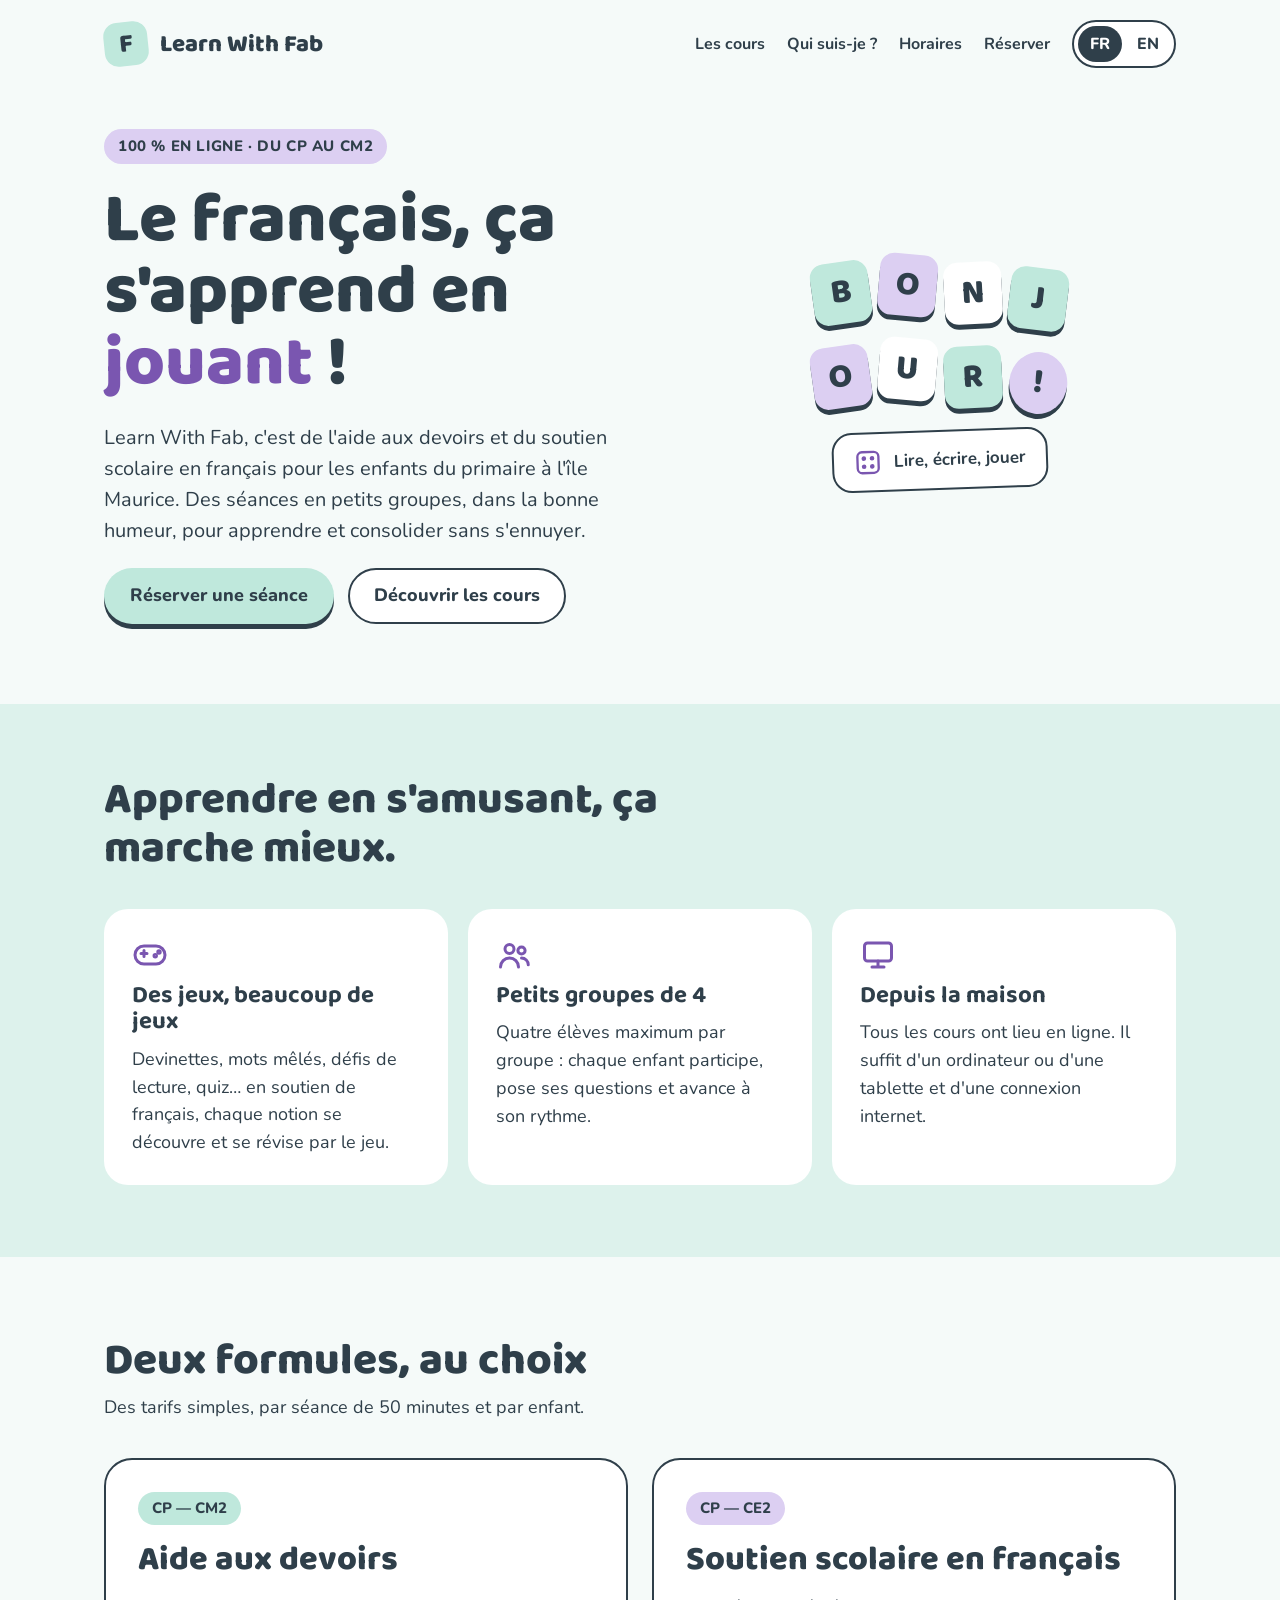
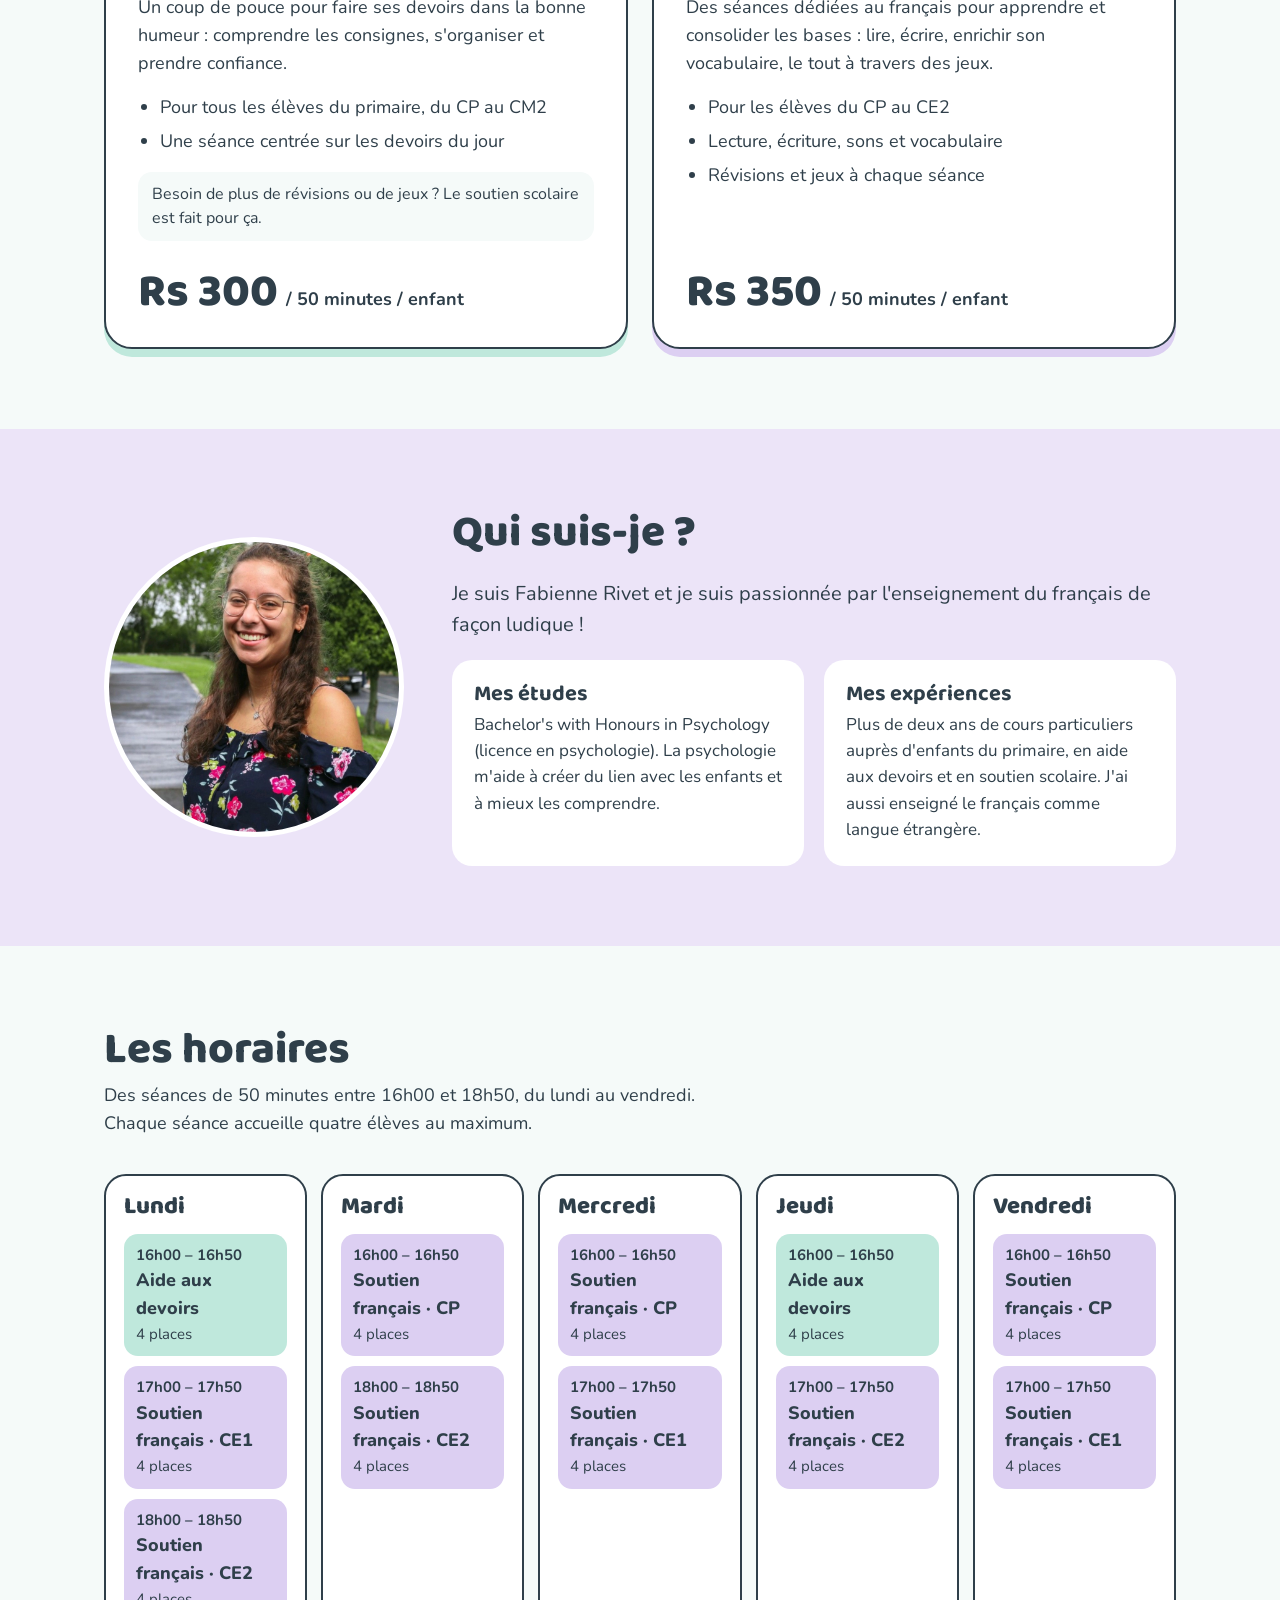
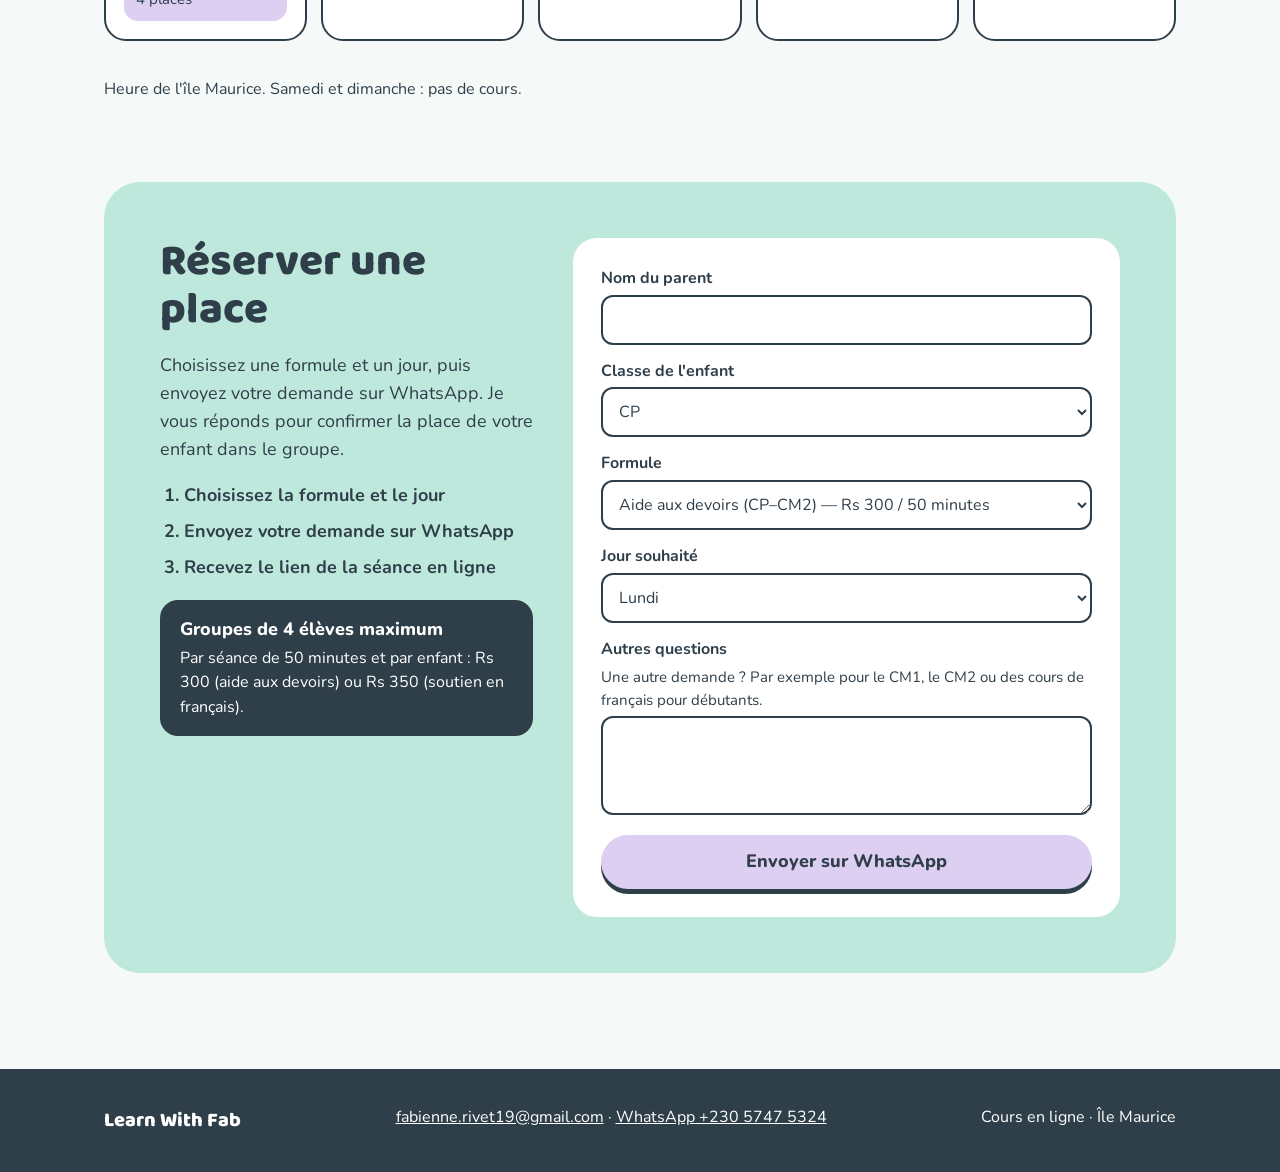
<file: index.html>
<!doctype html>
<html lang="fr">
<head>
<meta charset="utf-8">
<meta name="viewport" content="width=device-width, initial-scale=1">
<title>Learn With Fab — Aide aux devoirs et soutien en français en ligne à l'île Maurice</title>
<meta name="description" content="Aide aux devoirs (CP–CM2) et soutien scolaire en français (CP–CE2) en ligne à l'île Maurice, en petits groupes de 4 élèves maximum, de façon ludique.">
<link rel="alternate" hreflang="en" href="en.html">
<link rel="preconnect" href="https://fonts.googleapis.com">
<link rel="preconnect" href="https://fonts.gstatic.com" crossorigin>
<link rel="stylesheet" href="https://fonts.googleapis.com/css2?family=Baloo+2:wght@600;700;800&family=Nunito:wght@400;600;700;800&display=swap">
<link rel="stylesheet" href="styles.css">
</head>
<body>

<header class="wrap site-header">
  <a class="brand" href="index.html"><span class="brand-mark">F</span>Learn With Fab</a>
  <nav class="site-nav" aria-label="Navigation principale">
    <a href="#cours">Les cours</a>
    <a href="#moi">Qui suis-je ?</a>
    <a href="#horaires">Horaires</a>
    <a href="#reserver">Réserver</a>
    <div class="lang">
      <span aria-current="true">FR</span>
      <a href="en.html" lang="en" aria-label="English version">EN</a>
    </div>
  </nav>
</header>

<main>
<section class="wrap row hero">
  <div class="stack hero-text">
    <div class="badge">100 % EN LIGNE · DU CP AU CM2</div>
    <h1>Le français, ça s'apprend en <span>jouant</span> !</h1>
    <p class="lead">Learn With Fab, c'est de l'aide aux devoirs et du soutien scolaire en français pour les enfants du primaire à l'île Maurice. Des séances en petits groupes, dans la bonne humeur, pour apprendre et consolider sans s'ennuyer.</p>
    <div class="row buttons">
      <a class="btn" href="#reserver">Réserver une séance</a>
      <a class="btn outline" href="#cours">Découvrir les cours</a>
    </div>
  </div>
  <div class="stack hero-art" aria-hidden="true">
    <div class="tiles"><div class="tile mint">B</div><div class="tile blush">O</div><div class="tile">N</div><div class="tile mint">J</div></div>
    <div class="tiles"><div class="tile blush">O</div><div class="tile">U</div><div class="tile mint">R</div><div class="tile blush round">!</div></div>
    <div class="chip">
      <svg class="icon" width="28" height="28" viewBox="0 0 24 24"><rect x="3" y="3" width="18" height="18" rx="4"></rect><circle cx="8.5" cy="8.5" r="1"></circle><circle cx="15.5" cy="15.5" r="1"></circle><circle cx="15.5" cy="8.5" r="1"></circle><circle cx="8.5" cy="15.5" r="1"></circle></svg>
      <span>Lire, écrire, jouer</span>
    </div>
  </div>
</section>

<section class="band">
  <div class="wrap stack">
    <h2>Apprendre en s'amusant, ça marche mieux.</h2>
    <div class="row cards">
      <div class="stack card">
        <svg class="icon" width="36" height="36" viewBox="0 0 24 24"><path d="M6 11h4M8 9v4"></path><circle cx="15.5" cy="12.5" r="0.8"></circle><circle cx="18" cy="10" r="0.8"></circle><rect x="2" y="6" width="20" height="12" rx="6"></rect></svg>
        <h3>Des jeux, beaucoup de jeux</h3>
        <p>Devinettes, mots mêlés, défis de lecture, quiz… en soutien de français, chaque notion se découvre et se révise par le jeu.</p>
      </div>
      <div class="stack card">
        <svg class="icon" width="36" height="36" viewBox="0 0 24 24"><circle cx="9" cy="8" r="3"></circle><path d="M3 20c0-3.3 2.7-6 6-6s6 2.7 6 6"></path><circle cx="17" cy="9" r="2.4"></circle><path d="M17 14c2.5 0 4.5 2 4.5 4.5"></path></svg>
        <h3>Petits groupes de 4</h3>
        <p>Quatre élèves maximum par groupe : chaque enfant participe, pose ses questions et avance à son rythme.</p>
      </div>
      <div class="stack card">
        <svg class="icon" width="36" height="36" viewBox="0 0 24 24"><rect x="3" y="4" width="18" height="12" rx="2"></rect><path d="M8 20h8M12 16v4"></path></svg>
        <h3>Depuis la maison</h3>
        <p>Tous les cours ont lieu en ligne. Il suffit d'un ordinateur ou d'une tablette et d'une connexion internet.</p>
      </div>
    </div>
  </div>
</section>

<section id="cours" class="wrap stack section">
  <div class="stack section-head">
    <h2>Deux formules, au choix</h2>
    <p>Des tarifs simples, par séance de 50 minutes et par enfant.</p>
  </div>
  <div class="row offers">
    <article class="stack offer">
      <div class="level">CP — CM2</div>
      <h3>Aide aux devoirs</h3>
      <p>Un coup de pouce pour faire ses devoirs dans la bonne humeur : comprendre les consignes, s'organiser et prendre confiance.</p>
      <ul>
        <li>Pour tous les élèves du primaire, du CP au CM2</li>
        <li>Une séance centrée sur les devoirs du jour</li>
      </ul>
      <p class="note">Besoin de plus de révisions ou de jeux ? Le soutien scolaire est fait pour ça.</p>
      <div class="price"><strong>Rs 300</strong> / 50 minutes / enfant</div>
    </article>
    <article class="stack offer soutien">
      <div class="level">CP — CE2</div>
      <h3>Soutien scolaire en français</h3>
      <p>Des séances dédiées au français pour apprendre et consolider les bases : lire, écrire, enrichir son vocabulaire, le tout à travers des jeux.</p>
      <ul>
        <li>Pour les élèves du CP au CE2</li>
        <li>Lecture, écriture, sons et vocabulaire</li>
        <li>Révisions et jeux à chaque séance</li>
      </ul>
      <div class="price"><strong>Rs 350</strong> / 50 minutes / enfant</div>
    </article>
  </div>
</section>

<section id="moi" class="about">
  <div class="wrap row">
    <div class="photo"><img src="fabienne.jpg" alt="Fabienne Rivet"></div>
    <div class="stack about-text">
      <h2>Qui suis-je ?</h2>
      <p>Je suis Fabienne Rivet et je suis passionnée par l'enseignement du français de façon ludique !</p>
      <div class="row facts">
        <div class="stack fact">
          <h3>Mes études</h3>
          <p>Bachelor's with Honours in Psychology (licence en psychologie). La psychologie m'aide à créer du lien avec les enfants et à mieux les comprendre.</p>
        </div>
        <div class="stack fact">
          <h3>Mes expériences</h3>
          <p>Plus de deux ans de cours particuliers auprès d'enfants du primaire, en aide aux devoirs et en soutien scolaire. J'ai aussi enseigné le français comme langue étrangère.</p>
        </div>
      </div>
    </div>
  </div>
</section>

<section id="horaires" class="wrap stack section">
  <div class="stack section-head">
    <h2>Les horaires</h2>
    <p>Des séances de 50 minutes entre 16h00 et 18h50, du lundi au vendredi. Chaque séance accueille quatre élèves au maximum.</p>
  </div>
  <div class="row days">
    <div class="stack day">
      <h3>Lundi</h3>
      <div class="slot aide"><span class="time">16h00 – 16h50</span><strong>Aide aux devoirs</strong><span>4 places</span></div>
      <div class="slot"><span class="time">17h00 – 17h50</span><strong>Soutien français · CE1</strong><span>4 places</span></div>
      <div class="slot"><span class="time">18h00 – 18h50</span><strong>Soutien français · CE2</strong><span>4 places</span></div>
    </div>
    <div class="stack day">
      <h3>Mardi</h3>
      <div class="slot"><span class="time">16h00 – 16h50</span><strong>Soutien français · CP</strong><span>4 places</span></div>
      <div class="slot"><span class="time">18h00 – 18h50</span><strong>Soutien français · CE2</strong><span>4 places</span></div>
    </div>
    <div class="stack day">
      <h3>Mercredi</h3>
      <div class="slot"><span class="time">16h00 – 16h50</span><strong>Soutien français · CP</strong><span>4 places</span></div>
      <div class="slot"><span class="time">17h00 – 17h50</span><strong>Soutien français · CE1</strong><span>4 places</span></div>
    </div>
    <div class="stack day">
      <h3>Jeudi</h3>
      <div class="slot aide"><span class="time">16h00 – 16h50</span><strong>Aide aux devoirs</strong><span>4 places</span></div>
      <div class="slot"><span class="time">17h00 – 17h50</span><strong>Soutien français · CE2</strong><span>4 places</span></div>
    </div>
    <div class="stack day">
      <h3>Vendredi</h3>
      <div class="slot"><span class="time">16h00 – 16h50</span><strong>Soutien français · CP</strong><span>4 places</span></div>
      <div class="slot"><span class="time">17h00 – 17h50</span><strong>Soutien français · CE1</strong><span>4 places</span></div>
    </div>
  </div>
  <p class="small">Heure de l'île Maurice. Samedi et dimanche : pas de cours.</p>
</section>

<section id="reserver" class="wrap booking">
  <div class="row booking-box">
    <div class="stack booking-text">
      <h2>Réserver une place</h2>
      <p>Choisissez une formule et un jour, puis envoyez votre demande sur WhatsApp. Je vous réponds pour confirmer la place de votre enfant dans le groupe.</p>
      <ol>
        <li>Choisissez la formule et le jour</li>
        <li>Envoyez votre demande sur WhatsApp</li>
        <li>Recevez le lien de la séance en ligne</li>
      </ol>
      <div class="stack booking-info">
        <strong>Groupes de 4 élèves maximum</strong>
        <span>Par séance de 50 minutes et par enfant : Rs 300 (aide aux devoirs) ou Rs 350 (soutien en français).</span>
      </div>
    </div>
    <form id="booking-form" data-greeting="Bonjour, je souhaite réserver une place pour mon enfant.">
      <label>Nom du parent
        <input type="text" name="parent" data-label="Nom du parent" required>
      </label>
      <label>Classe de l'enfant
        <select name="classe" data-label="Classe">
          <option>CP</option><option>CE1</option><option>CE2</option><option>CM1</option><option>CM2</option>
        </select>
      </label>
      <label>Formule
        <select name="formule" data-label="Formule">
          <option>Aide aux devoirs (CP–CM2) — Rs 300 / 50 minutes</option>
          <option>Soutien scolaire en français (CP–CE2) — Rs 350 / 50 minutes</option>
        </select>
      </label>
      <label>Jour souhaité
        <select name="jour" data-label="Jour souhaité">
          <option>Lundi</option><option>Mardi</option><option>Mercredi</option><option>Jeudi</option><option>Vendredi</option>
        </select>
      </label>
      <label>Autres questions
        <span class="hint">Une autre demande ? Par exemple pour le CM1, le CM2 ou des cours de français pour débutants.</span>
        <textarea name="questions" rows="3" data-label="Autres questions"></textarea>
      </label>
      <button type="submit">Envoyer sur WhatsApp</button>
    </form>
  </div>
</section>
</main>

<footer class="site-footer">
  <div class="wrap row">
    <div class="name">Learn With Fab</div>
    <div><a href="mailto:fabienne.rivet19@gmail.com">fabienne.rivet19@gmail.com</a> · <a href="https://wa.me/23057475324">WhatsApp +230 5747 5324</a></div>
    <div>Cours en ligne · Île Maurice</div>
  </div>
</footer>

<script src="script.js"></script>
</body>
</html>
</file>
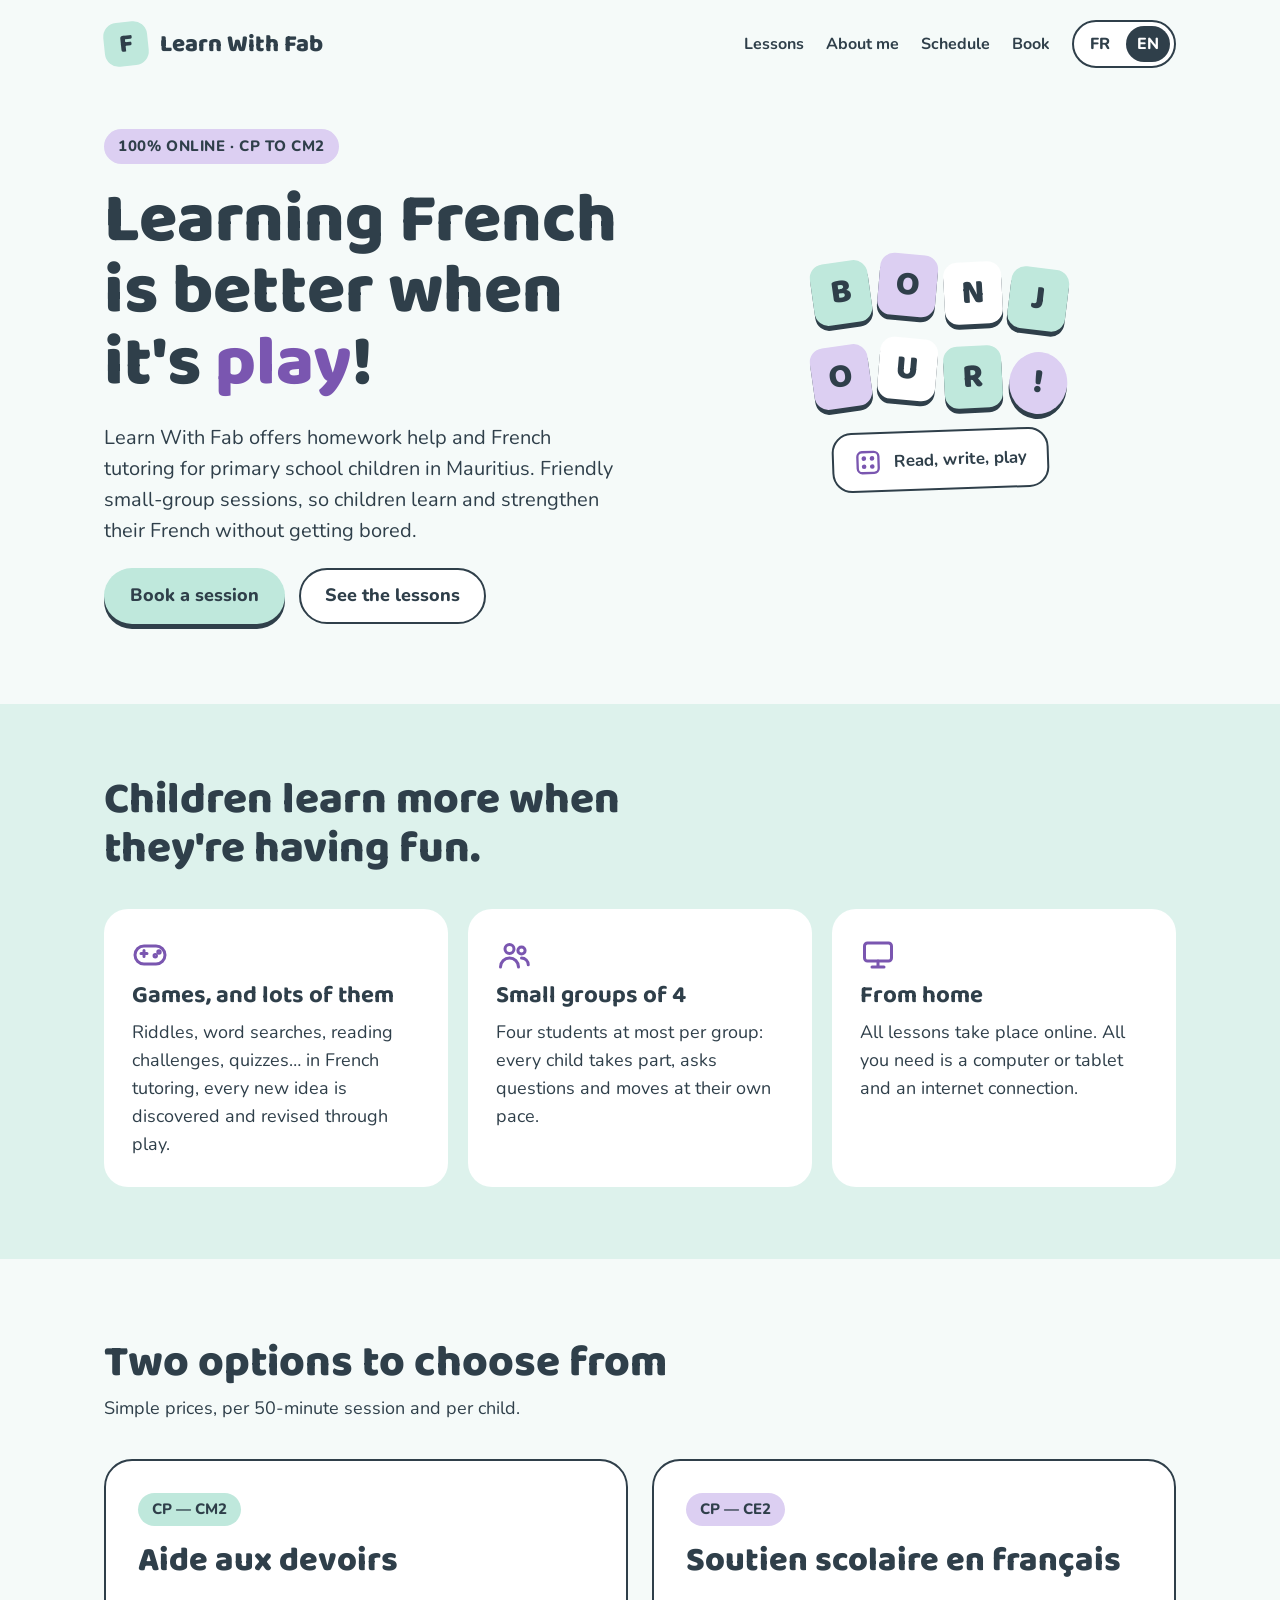
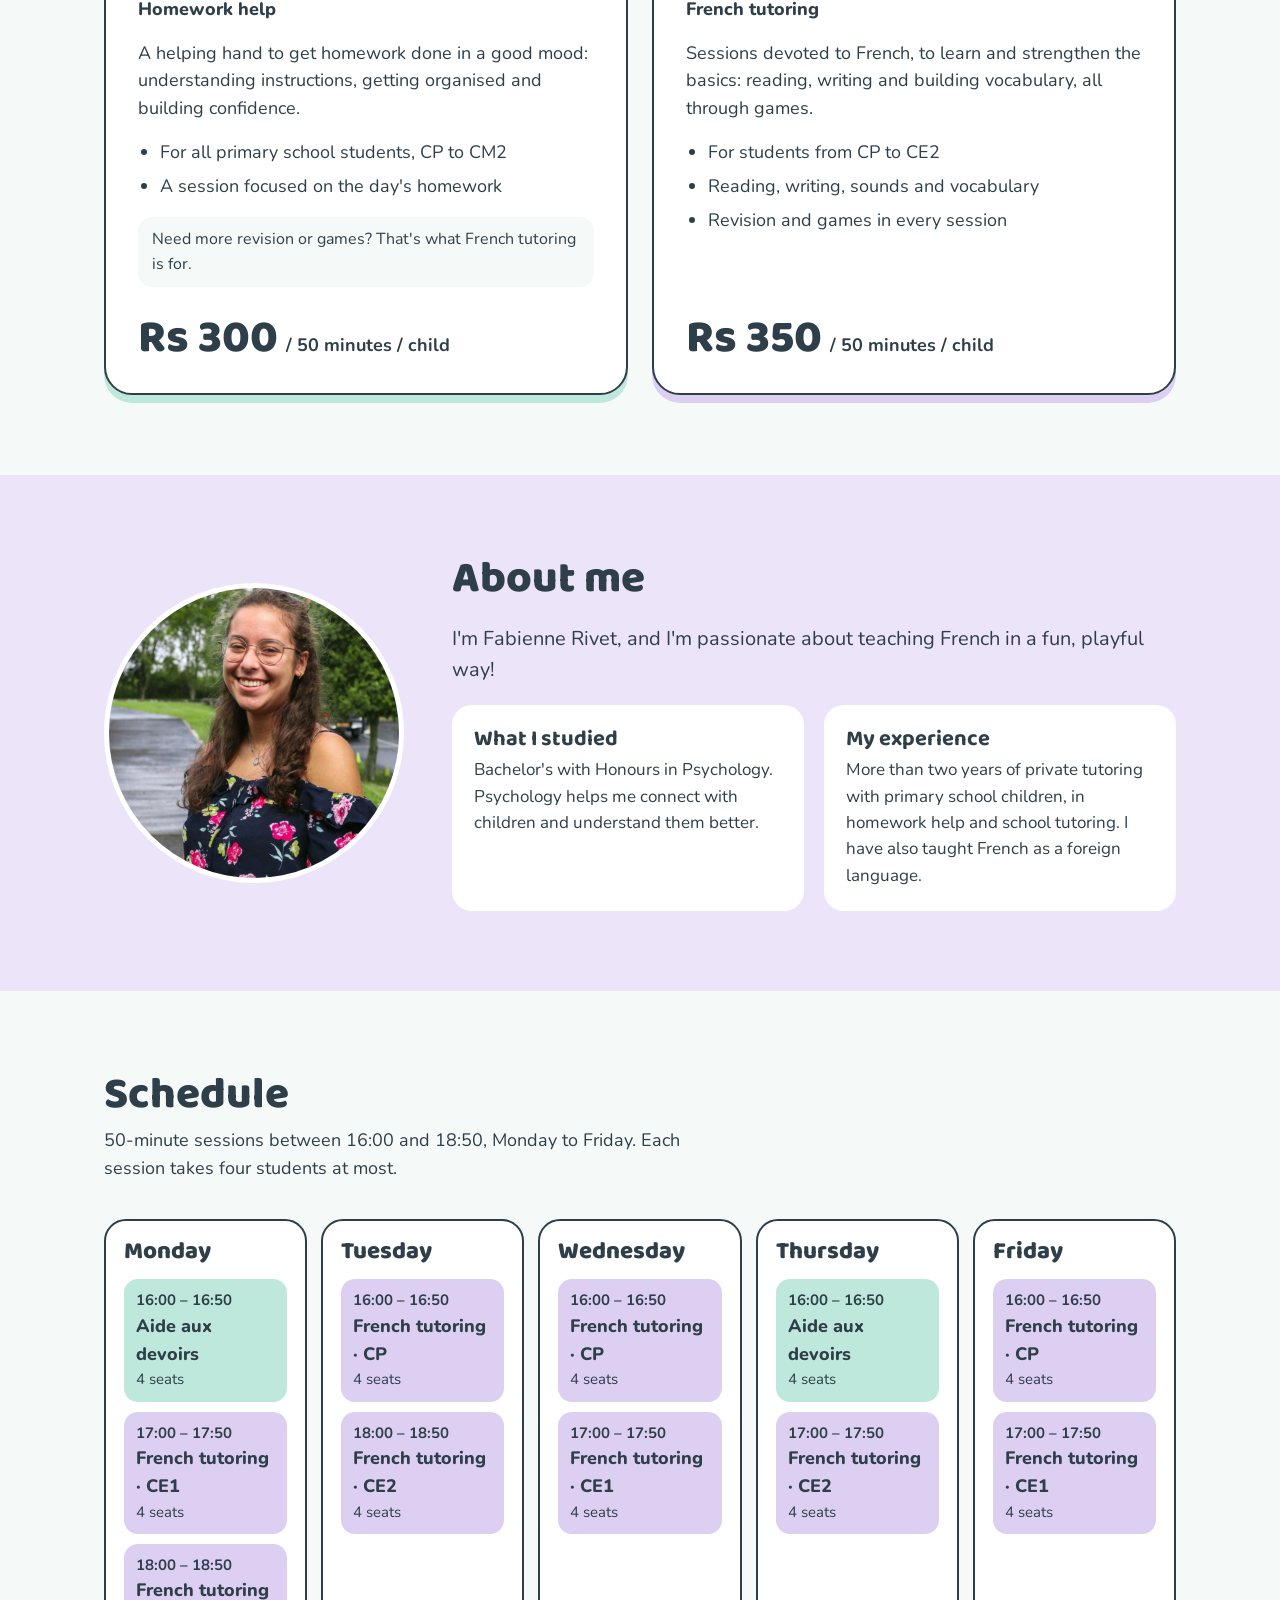
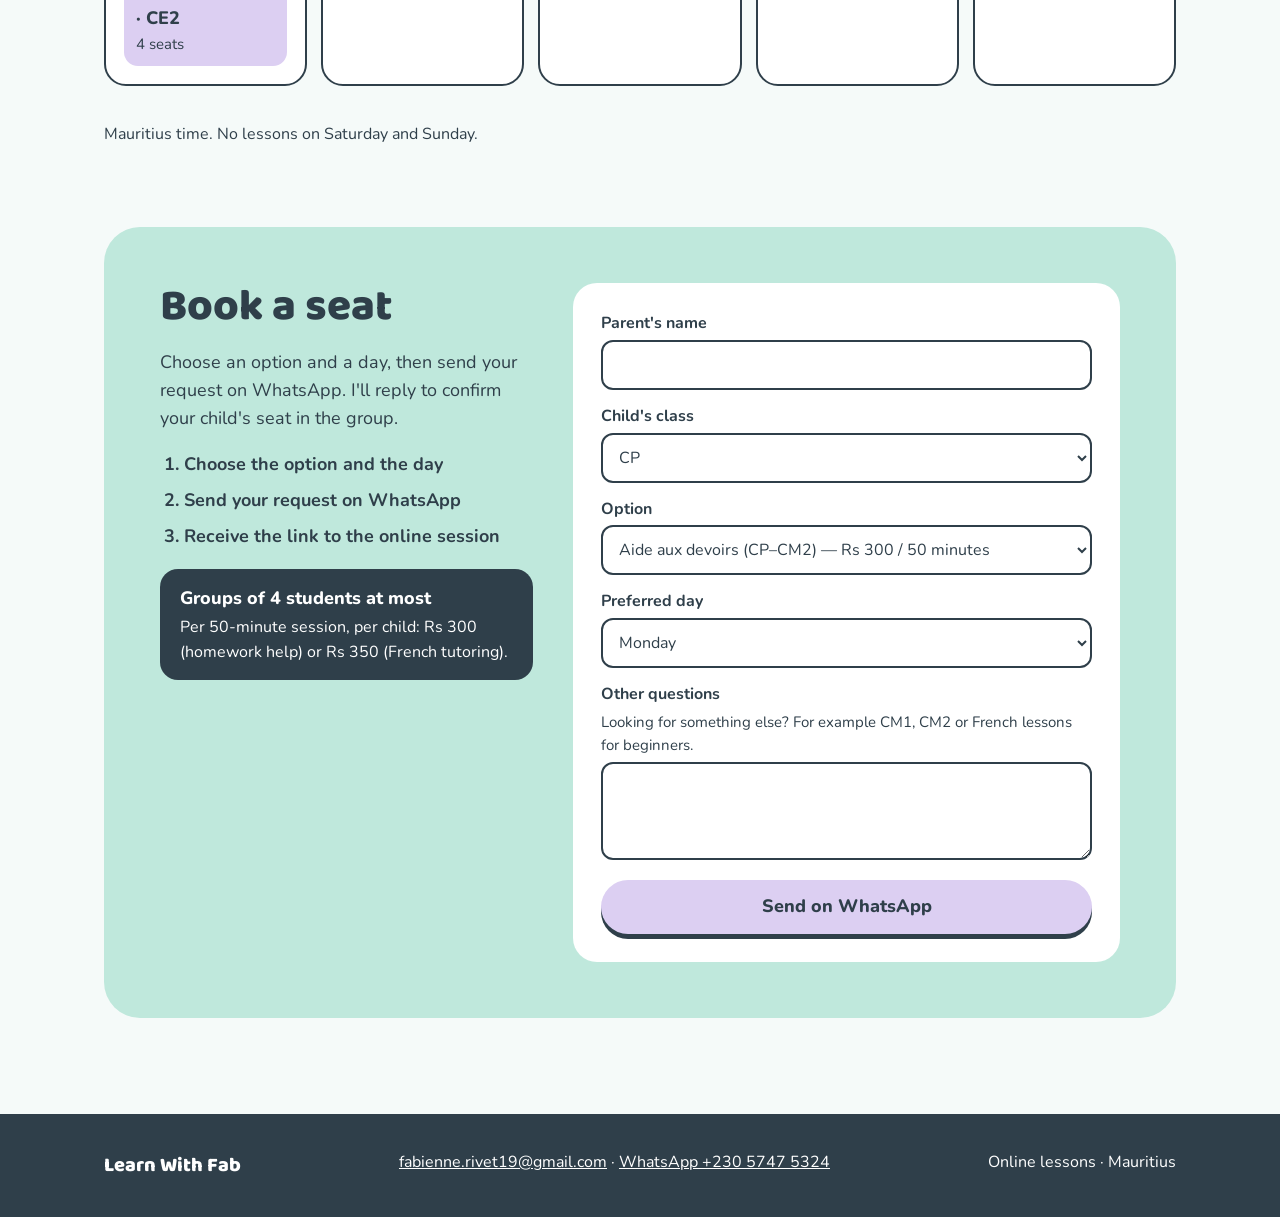
<file: en.html>
<!doctype html>
<html lang="en">
<head>
<meta charset="utf-8">
<meta name="viewport" content="width=device-width, initial-scale=1">
<title>Learn With Fab — Online homework help and French tutoring in Mauritius</title>
<meta name="description" content="Online homework help (CP–CM2) and French tutoring (CP–CE2) in Mauritius, in small groups of 4 students at most, taught in a fun, playful way.">
<link rel="alternate" hreflang="fr" href="index.html">
<link rel="preconnect" href="https://fonts.googleapis.com">
<link rel="preconnect" href="https://fonts.gstatic.com" crossorigin>
<link rel="stylesheet" href="https://fonts.googleapis.com/css2?family=Baloo+2:wght@600;700;800&family=Nunito:wght@400;600;700;800&display=swap">
<link rel="stylesheet" href="styles.css">
</head>
<body>

<header class="wrap site-header">
  <a class="brand" href="en.html"><span class="brand-mark">F</span>Learn With Fab</a>
  <nav class="site-nav" aria-label="Main navigation">
    <a href="#lessons">Lessons</a>
    <a href="#about">About me</a>
    <a href="#schedule">Schedule</a>
    <a href="#book">Book</a>
    <div class="lang">
      <a href="index.html" lang="fr" aria-label="Version française">FR</a>
      <span aria-current="true">EN</span>
    </div>
  </nav>
</header>

<main>
<section class="wrap row hero">
  <div class="stack hero-text">
    <div class="badge">100% ONLINE · CP TO CM2</div>
    <h1>Learning French is better when it's <span>play</span>!</h1>
    <p class="lead">Learn With Fab offers homework help and French tutoring for primary school children in Mauritius. Friendly small-group sessions, so children learn and strengthen their French without getting bored.</p>
    <div class="row buttons">
      <a class="btn" href="#book">Book a session</a>
      <a class="btn outline" href="#lessons">See the lessons</a>
    </div>
  </div>
  <div class="stack hero-art" aria-hidden="true">
    <div class="tiles"><div class="tile mint">B</div><div class="tile blush">O</div><div class="tile">N</div><div class="tile mint">J</div></div>
    <div class="tiles"><div class="tile blush">O</div><div class="tile">U</div><div class="tile mint">R</div><div class="tile blush round">!</div></div>
    <div class="chip">
      <svg class="icon" width="28" height="28" viewBox="0 0 24 24"><rect x="3" y="3" width="18" height="18" rx="4"></rect><circle cx="8.5" cy="8.5" r="1"></circle><circle cx="15.5" cy="15.5" r="1"></circle><circle cx="15.5" cy="8.5" r="1"></circle><circle cx="8.5" cy="15.5" r="1"></circle></svg>
      <span>Read, write, play</span>
    </div>
  </div>
</section>

<section class="band">
  <div class="wrap stack">
    <h2>Children learn more when they're having fun.</h2>
    <div class="row cards">
      <div class="stack card">
        <svg class="icon" width="36" height="36" viewBox="0 0 24 24"><path d="M6 11h4M8 9v4"></path><circle cx="15.5" cy="12.5" r="0.8"></circle><circle cx="18" cy="10" r="0.8"></circle><rect x="2" y="6" width="20" height="12" rx="6"></rect></svg>
        <h3>Games, and lots of them</h3>
        <p>Riddles, word searches, reading challenges, quizzes… in French tutoring, every new idea is discovered and revised through play.</p>
      </div>
      <div class="stack card">
        <svg class="icon" width="36" height="36" viewBox="0 0 24 24"><circle cx="9" cy="8" r="3"></circle><path d="M3 20c0-3.3 2.7-6 6-6s6 2.7 6 6"></path><circle cx="17" cy="9" r="2.4"></circle><path d="M17 14c2.5 0 4.5 2 4.5 4.5"></path></svg>
        <h3>Small groups of 4</h3>
        <p>Four students at most per group: every child takes part, asks questions and moves at their own pace.</p>
      </div>
      <div class="stack card">
        <svg class="icon" width="36" height="36" viewBox="0 0 24 24"><rect x="3" y="4" width="18" height="12" rx="2"></rect><path d="M8 20h8M12 16v4"></path></svg>
        <h3>From home</h3>
        <p>All lessons take place online. All you need is a computer or tablet and an internet connection.</p>
      </div>
    </div>
  </div>
</section>

<section id="lessons" class="wrap stack section">
  <div class="stack section-head">
    <h2>Two options to choose from</h2>
    <p>Simple prices, per 50-minute session and per child.</p>
  </div>
  <div class="row offers">
    <article class="stack offer">
      <div class="level">CP — CM2</div>
      <h3 lang="fr">Aide aux devoirs</h3>
      <p class="gloss">Homework help</p>
      <p>A helping hand to get homework done in a good mood: understanding instructions, getting organised and building confidence.</p>
      <ul>
        <li>For all primary school students, CP to CM2</li>
        <li>A session focused on the day's homework</li>
      </ul>
      <p class="note">Need more revision or games? That's what French tutoring is for.</p>
      <div class="price"><strong>Rs 300</strong> / 50 minutes / child</div>
    </article>
    <article class="stack offer soutien">
      <div class="level">CP — CE2</div>
      <h3 lang="fr">Soutien scolaire en français</h3>
      <p class="gloss">French tutoring</p>
      <p>Sessions devoted to French, to learn and strengthen the basics: reading, writing and building vocabulary, all through games.</p>
      <ul>
        <li>For students from CP to CE2</li>
        <li>Reading, writing, sounds and vocabulary</li>
        <li>Revision and games in every session</li>
      </ul>
      <div class="price"><strong>Rs 350</strong> / 50 minutes / child</div>
    </article>
  </div>
</section>

<section id="about" class="about">
  <div class="wrap row">
    <div class="photo"><img src="fabienne.jpg" alt="Fabienne Rivet"></div>
    <div class="stack about-text">
      <h2>About me</h2>
      <p>I'm Fabienne Rivet, and I'm passionate about teaching French in a fun, playful way!</p>
      <div class="row facts">
        <div class="stack fact">
          <h3>What I studied</h3>
          <p>Bachelor's with Honours in Psychology. Psychology helps me connect with children and understand them better.</p>
        </div>
        <div class="stack fact">
          <h3>My experience</h3>
          <p>More than two years of private tutoring with primary school children, in homework help and school tutoring. I have also taught French as a foreign language.</p>
        </div>
      </div>
    </div>
  </div>
</section>

<section id="schedule" class="wrap stack section">
  <div class="stack section-head">
    <h2>Schedule</h2>
    <p>50-minute sessions between 16:00 and 18:50, Monday to Friday. Each session takes four students at most.</p>
  </div>
  <div class="row days">
    <div class="stack day">
      <h3>Monday</h3>
      <div class="slot aide"><span class="time">16:00 – 16:50</span><strong>Aide aux devoirs</strong><span>4 seats</span></div>
      <div class="slot"><span class="time">17:00 – 17:50</span><strong>French tutoring · CE1</strong><span>4 seats</span></div>
      <div class="slot"><span class="time">18:00 – 18:50</span><strong>French tutoring · CE2</strong><span>4 seats</span></div>
    </div>
    <div class="stack day">
      <h3>Tuesday</h3>
      <div class="slot"><span class="time">16:00 – 16:50</span><strong>French tutoring · CP</strong><span>4 seats</span></div>
      <div class="slot"><span class="time">18:00 – 18:50</span><strong>French tutoring · CE2</strong><span>4 seats</span></div>
    </div>
    <div class="stack day">
      <h3>Wednesday</h3>
      <div class="slot"><span class="time">16:00 – 16:50</span><strong>French tutoring · CP</strong><span>4 seats</span></div>
      <div class="slot"><span class="time">17:00 – 17:50</span><strong>French tutoring · CE1</strong><span>4 seats</span></div>
    </div>
    <div class="stack day">
      <h3>Thursday</h3>
      <div class="slot aide"><span class="time">16:00 – 16:50</span><strong>Aide aux devoirs</strong><span>4 seats</span></div>
      <div class="slot"><span class="time">17:00 – 17:50</span><strong>French tutoring · CE2</strong><span>4 seats</span></div>
    </div>
    <div class="stack day">
      <h3>Friday</h3>
      <div class="slot"><span class="time">16:00 – 16:50</span><strong>French tutoring · CP</strong><span>4 seats</span></div>
      <div class="slot"><span class="time">17:00 – 17:50</span><strong>French tutoring · CE1</strong><span>4 seats</span></div>
    </div>
  </div>
  <p class="small">Mauritius time. No lessons on Saturday and Sunday.</p>
</section>

<section id="book" class="wrap booking">
  <div class="row booking-box">
    <div class="stack booking-text">
      <h2>Book a seat</h2>
      <p>Choose an option and a day, then send your request on WhatsApp. I'll reply to confirm your child's seat in the group.</p>
      <ol>
        <li>Choose the option and the day</li>
        <li>Send your request on WhatsApp</li>
        <li>Receive the link to the online session</li>
      </ol>
      <div class="stack booking-info">
        <strong>Groups of 4 students at most</strong>
        <span>Per 50-minute session, per child: Rs 300 (homework help) or Rs 350 (French tutoring).</span>
      </div>
    </div>
    <form id="booking-form" data-greeting="Hello, I would like to book a seat for my child.">
      <label>Parent's name
        <input type="text" name="parent" data-label="Parent's name" required>
      </label>
      <label>Child's class
        <select name="class" data-label="Class">
          <option>CP</option><option>CE1</option><option>CE2</option><option>CM1</option><option>CM2</option>
        </select>
      </label>
      <label>Option
        <select name="option" data-label="Option">
          <option>Aide aux devoirs (CP–CM2) — Rs 300 / 50 minutes</option>
          <option>Soutien scolaire en français (CP–CE2) — Rs 350 / 50 minutes</option>
        </select>
      </label>
      <label>Preferred day
        <select name="day" data-label="Preferred day">
          <option>Monday</option><option>Tuesday</option><option>Wednesday</option><option>Thursday</option><option>Friday</option>
        </select>
      </label>
      <label>Other questions
        <span class="hint">Looking for something else? For example CM1, CM2 or French lessons for beginners.</span>
        <textarea name="questions" rows="3" data-label="Other questions"></textarea>
      </label>
      <button type="submit">Send on WhatsApp</button>
    </form>
  </div>
</section>
</main>

<footer class="site-footer">
  <div class="wrap row">
    <div class="name">Learn With Fab</div>
    <div><a href="mailto:fabienne.rivet19@gmail.com">fabienne.rivet19@gmail.com</a> · <a href="https://wa.me/23057475324">WhatsApp +230 5747 5324</a></div>
    <div>Online lessons · Mauritius</div>
  </div>
</footer>

<script src="script.js"></script>
</body>
</html>
</file>
<file: styles.css>
:root {
  --ink: #2F3F4A;
  --ground: #F5FAF9;
  --mint: #BFE8DC;
  --blush: #DCCFF2;
  --pop: #7A56B0;
  --band1: #DDF2EC;
  --band2: #ECE4F8;
  --display: 'Baloo 2', sans-serif;
}

* { box-sizing: border-box; }
html { scroll-behavior: smooth; }
body {
  margin: 0;
  font-family: 'Nunito', sans-serif;
  font-size: 18px;
  line-height: 1.55;
  color: var(--ink);
  background: var(--ground);
  overflow-x: hidden;
}
a { color: inherit; }
a:hover { opacity: 0.7; }
h1, h2, h3, p { margin: 0; }
h1, h2, h3 { font-family: var(--display); font-weight: 800; line-height: 1.1; }
h2 { font-size: clamp(32px, 4vw, 44px); }

.wrap { max-width: 1120px; margin: 0 auto; padding-left: 24px; padding-right: 24px; }
.stack { display: flex; flex-direction: column; }
.row { display: flex; flex-wrap: wrap; }

/* Header */
.site-header { padding-top: 20px; padding-bottom: 20px; display: flex; flex-wrap: wrap; align-items: center; justify-content: space-between; gap: 16px; }
.brand { display: flex; align-items: center; gap: 12px; font-family: var(--display); font-weight: 800; font-size: 24px; text-decoration: none; }
.brand-mark { width: 44px; height: 44px; border-radius: 14px; background: var(--mint); font-size: 26px; display: flex; align-items: center; justify-content: center; transform: rotate(-6deg); }
.site-nav { display: flex; flex-wrap: wrap; align-items: center; gap: 6px 22px; font-weight: 700; font-size: 16px; }
.site-nav > a { text-decoration: none; padding: 12px 0; }
.lang { display: flex; gap: 4px; padding: 4px; background: #FFFFFF; border-radius: 999px; border: 2px solid var(--ink); }
.lang a, .lang span { min-width: 44px; height: 36px; border-radius: 999px; display: flex; align-items: center; justify-content: center; font-weight: 800; text-decoration: none; }
.lang span { background: var(--ink); color: #FFFFFF; }

/* Hero */
.hero { padding-top: 40px; padding-bottom: 80px; align-items: center; gap: 48px; }
.hero-text { flex: 1 1 420px; gap: 22px; align-items: flex-start; }
.badge { background: var(--blush); font-weight: 800; font-size: 15px; padding: 6px 14px; border-radius: 999px; letter-spacing: 0.04em; }
.hero h1 { font-size: clamp(42px, 6vw, 70px); line-height: 1.02; }
.hero h1 span { color: var(--pop); }
.lead { font-size: 20px; max-width: 520px; }
.buttons { gap: 14px; }
.btn { text-decoration: none; font-weight: 800; padding: 14px 26px; border-radius: 999px; background: var(--mint); box-shadow: 0 5px 0 var(--ink); }
.btn.outline { background: #FFFFFF; border: 2px solid var(--ink); padding: 12px 24px; box-shadow: none; }
.hero-art { flex: 1 1 340px; gap: 22px; align-items: center; font-family: var(--display); font-weight: 800; font-size: 34px; }
.tiles { display: flex; gap: 8px; }
.tile { width: 58px; height: 62px; border-radius: 14px; background: #FFFFFF; display: flex; align-items: center; justify-content: center; box-shadow: 0 5px 0 var(--ink); }
.tile.mint { background: var(--mint); }
.tile.blush { background: var(--blush); }
.tile.round { border-radius: 50%; }
.tile:nth-child(1) { transform: rotate(-8deg); }
.tile:nth-child(2) { transform: rotate(5deg) translateY(-8px); }
.tile:nth-child(3) { transform: rotate(-3deg); }
.tile:nth-child(4) { transform: rotate(7deg) translateY(6px); }
.chip { background: #FFFFFF; border: 2px solid var(--ink); border-radius: 20px; padding: 14px 20px; font-family: 'Nunito', sans-serif; font-size: 17px; font-weight: 700; display: flex; align-items: center; gap: 12px; transform: rotate(-2deg); }
.icon { fill: none; stroke: var(--pop); stroke-width: 2; stroke-linecap: round; stroke-linejoin: round; }

/* Why */
.band { padding: 72px 0; background: var(--band1); }
.band .wrap { gap: 36px; }
.band h2 { max-width: 640px; }
.cards { gap: 20px; }
.card { flex: 1 1 260px; background: #FFFFFF; border-radius: 24px; padding: 28px; gap: 10px; }
.card h3 { font-size: 24px; font-weight: 700; }

/* Offers */
.section { padding-top: 80px; padding-bottom: 80px; gap: 36px; }
.section-head { gap: 8px; }
.section-head p { max-width: 640px; }
.offers { gap: 24px; }
.offer { flex: 1 1 320px; background: #FFFFFF; border: 2px solid var(--ink); border-radius: 28px; padding: 32px; gap: 16px; box-shadow: 0 8px 0 var(--mint); }
.offer.soutien { box-shadow: 0 8px 0 var(--blush); }
.offer .level { align-self: flex-start; background: var(--mint); font-weight: 800; font-size: 15px; padding: 5px 14px; border-radius: 999px; }
.offer.soutien .level { background: var(--blush); }
.offer h3 { font-size: 34px; }
.offer ul { margin: 0; padding-left: 22px; display: flex; flex-direction: column; gap: 6px; }
.offer .note { font-size: 16px; background: var(--ground); border-radius: 14px; padding: 10px 14px; }
.offer .gloss { font-weight: 800; }
.price { margin-top: auto; padding-top: 12px; display: flex; align-items: baseline; gap: 8px; flex-wrap: wrap; font-weight: 700; }
.price strong { font-family: var(--display); font-weight: 800; font-size: 46px; line-height: 1; }

/* About */
.about { background: var(--band2); padding: 80px 0; }
.about .wrap { gap: 48px; align-items: center; }
.photo { flex: 0 1 300px; min-width: 220px; aspect-ratio: 1 / 1; border-radius: 50%; overflow: hidden; border: 5px solid #FFFFFF; }
.photo img { width: 100%; height: 100%; object-fit: cover; transform: scale(1.1); display: block; }
.about-text { flex: 1 1 420px; gap: 20px; }
.about-text > p { font-size: 20px; }
.facts { gap: 20px; }
.fact { flex: 1 1 220px; background: #FFFFFF; border-radius: 20px; padding: 22px; gap: 6px; font-size: 17px; }
.fact h3 { font-size: 22px; font-weight: 700; }

/* Schedule */
.days { gap: 14px; }
.day { flex: 1 1 180px; background: #FFFFFF; border: 2px solid var(--ink); border-radius: 22px; padding: 18px; gap: 10px; }
.day h3 { font-size: 24px; margin-bottom: 4px; }
.slot { border-radius: 14px; padding: 10px 12px; display: flex; flex-direction: column; font-size: 15px; background: var(--blush); }
.slot.aide { background: var(--mint); }
.slot .time { font-weight: 700; }
.slot strong { font-size: 18px; font-weight: 800; }
.small { font-size: 16px; }

/* Booking */
.booking { padding-bottom: 96px; }
.booking-box { background: var(--mint); border-radius: 36px; padding: clamp(24px, 5vw, 56px); gap: 40px; }
.booking-text { flex: 1 1 320px; gap: 18px; }
.booking-text ol { margin: 0; padding-left: 24px; display: flex; flex-direction: column; gap: 8px; font-weight: 700; }
.booking-info { background: var(--ink); color: #FFFFFF; border-radius: 18px; padding: 16px 20px; gap: 2px; font-size: 16px; }
.booking-info strong { font-size: 18px; font-weight: 800; }
form { flex: 1 1 340px; background: #FFFFFF; border-radius: 24px; padding: 28px; display: flex; flex-direction: column; gap: 14px; }
label { display: flex; flex-direction: column; gap: 4px; font-weight: 700; font-size: 16px; }
label .hint { font-weight: 400; font-size: 15px; }
input, select, textarea { font: inherit; font-weight: 400; color: inherit; background: #FFFFFF; border: 2px solid var(--ink); border-radius: 12px; padding: 0 12px; }
input, select { height: 50px; }
textarea { padding: 10px 12px; resize: vertical; }
button { margin-top: 6px; height: 54px; border: none; border-radius: 999px; background: var(--blush); color: var(--ink); font: inherit; font-weight: 800; box-shadow: 0 5px 0 var(--ink); cursor: pointer; }
button:hover { opacity: 0.85; }

/* Footer */
.site-footer { background: var(--ink); color: #FFFFFF; padding: 36px 0; font-size: 16px; }
.site-footer .wrap { gap: 12px 32px; justify-content: space-between; }
.site-footer .name { font-family: var(--display); font-weight: 800; font-size: 20px; }

@media (max-width: 600px) {
  body { font-size: 17px; }
  .tile { width: 48px; height: 52px; font-size: 28px; }
  .offer { padding: 24px; }
  .section, .about, .band { padding-top: 56px; padding-bottom: 56px; }
}
</file>
